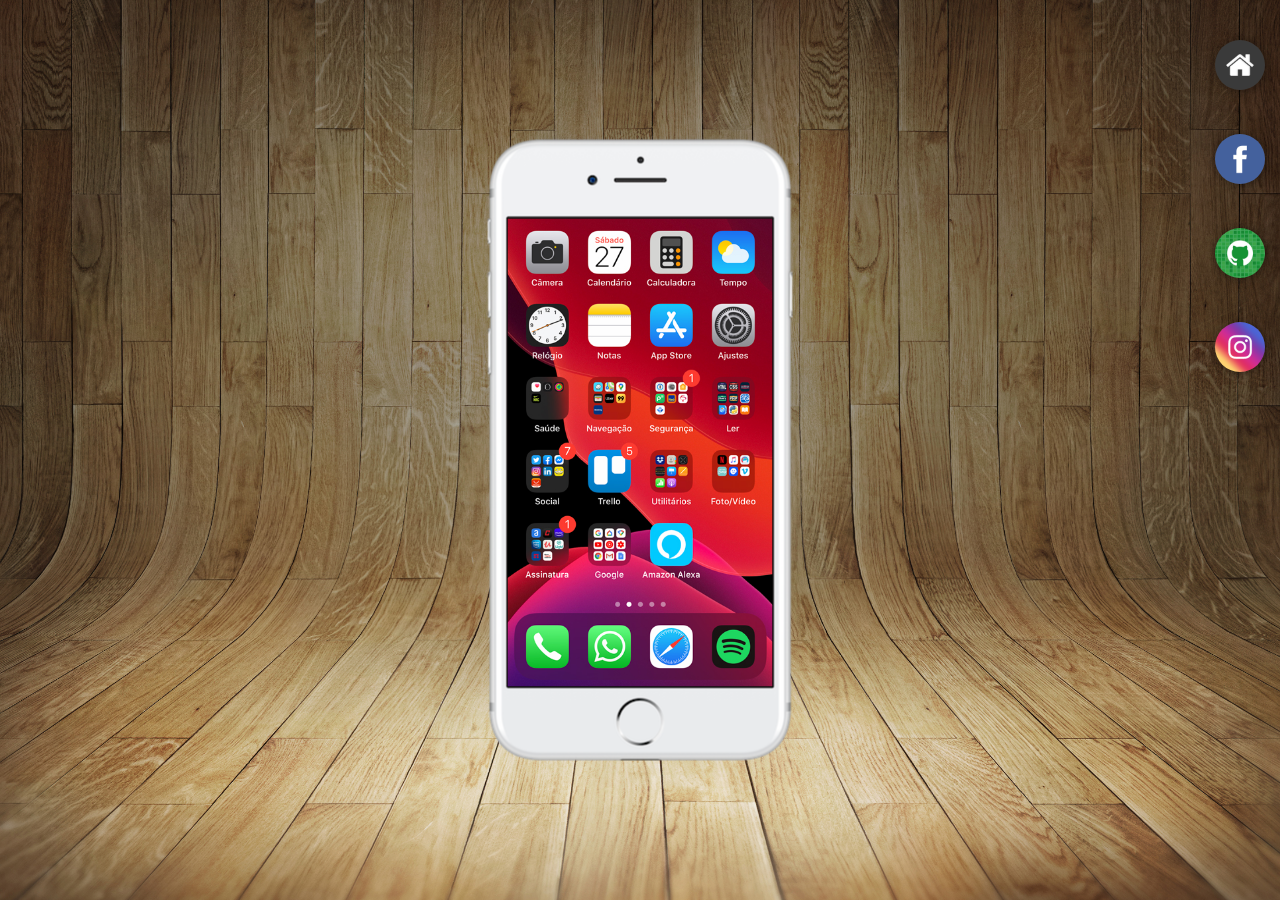
<file: index.html>
<!DOCTYPE html>
<html lang="pt-br">
<head>
    <meta charset="UTF-8">
    <meta http-equiv="X-UA-Compatible" content="IE=edge">
    <meta name="viewport" content="width=device-width, initial-scale=1.0">
    <link rel="shortcut icon" href="./img/favicon.ico" type="image/x-icon">
    <link rel="stylesheet" href="./style/style.css">
    <title>ProjetoSocial</title>
</head>
<body>
    <header>
            <ul>
                <li><a href="./paginas/home.html" target="home"> <img src="./img/logo-home.jpg" alt=""></a></li>
                <li><a href="./paginas/facebook.html" target="home"> <img src="./img/logo-facebook.jpg" alt=""></a></li>
                <li><a href="./paginas/github.html" target="home"> <img src="./img/logo-github.jpg" alt=""></a></li>
                <li><a href="./paginas/instagram.html" target="home"> <img src="./img/logo-instagram.jpg" alt=""></a></li>
            </ul>
    </header>
    <main>
        <section>
            <iframe src="./paginas/home.html" frameborder="0" name="home" id="home">
                seu navegador não é compativel.
            </iframe>
        </section>
    </main>
</body>
</html>
</file>
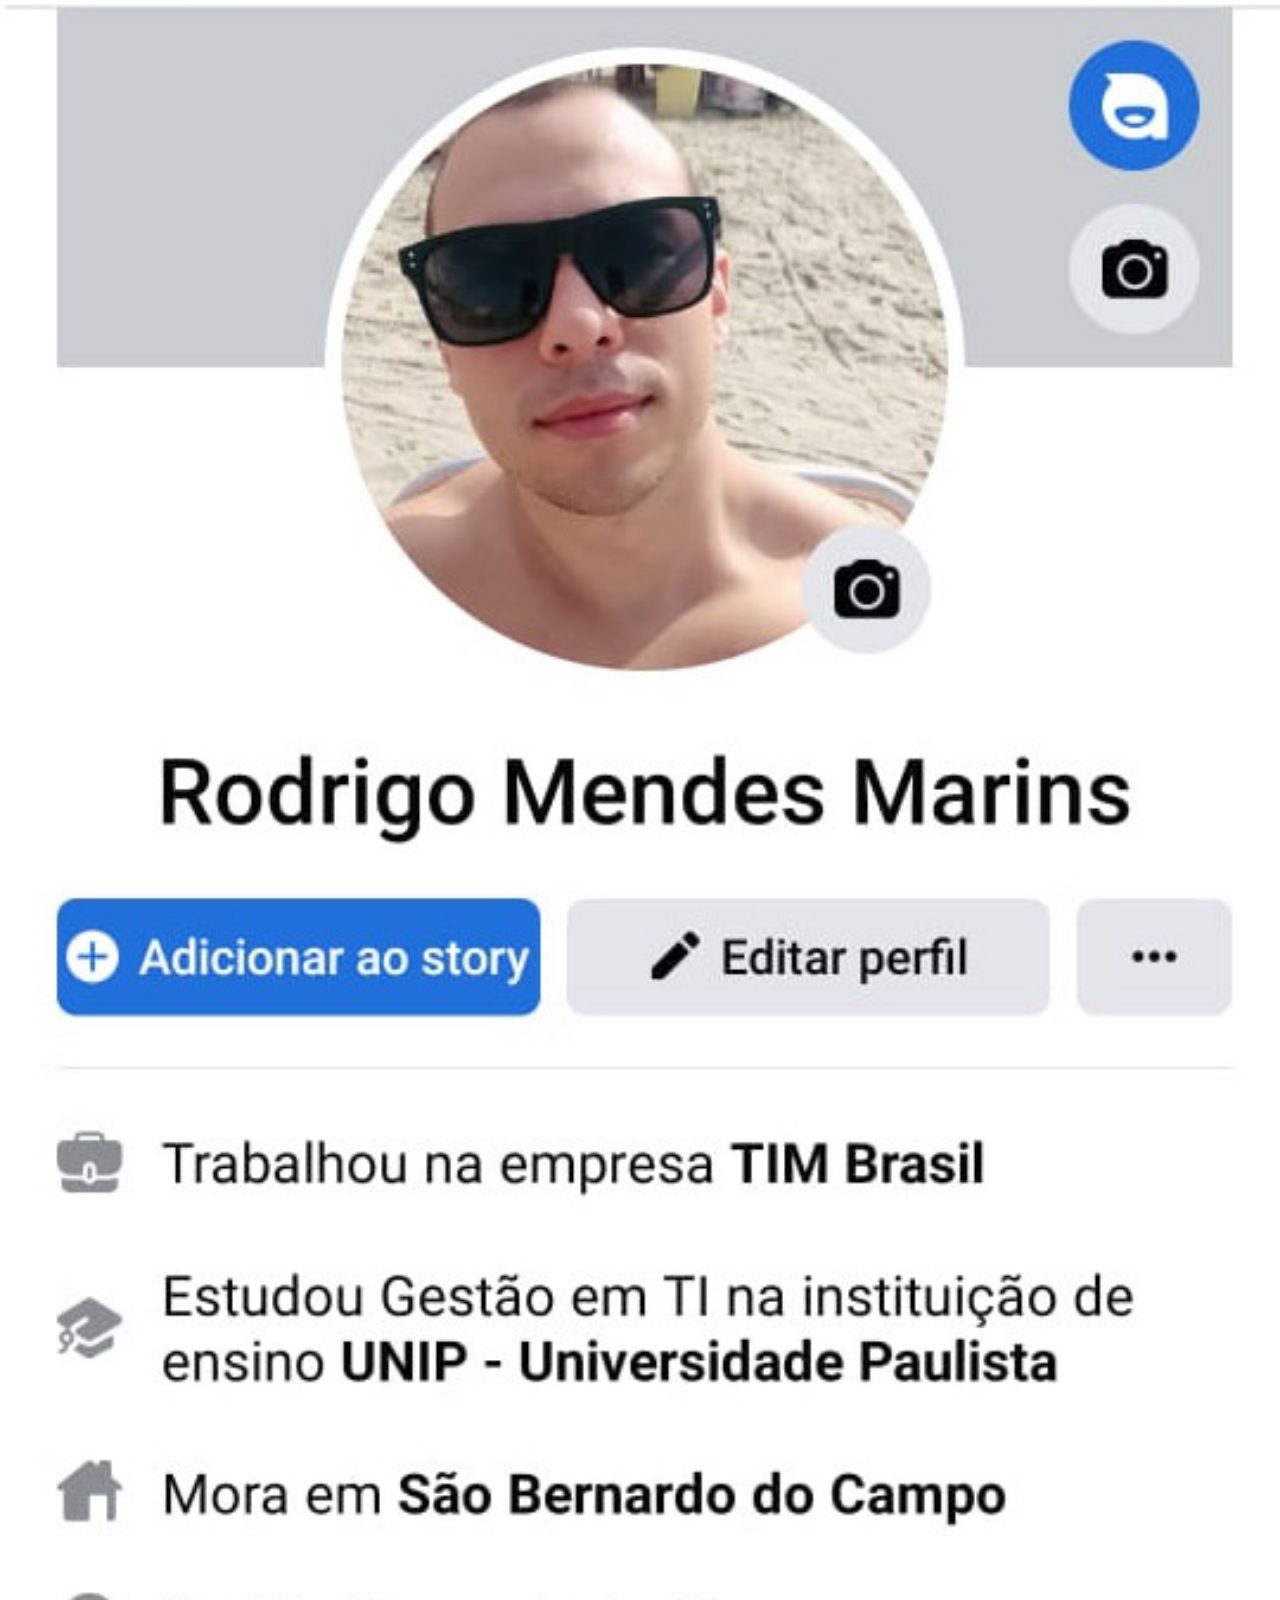
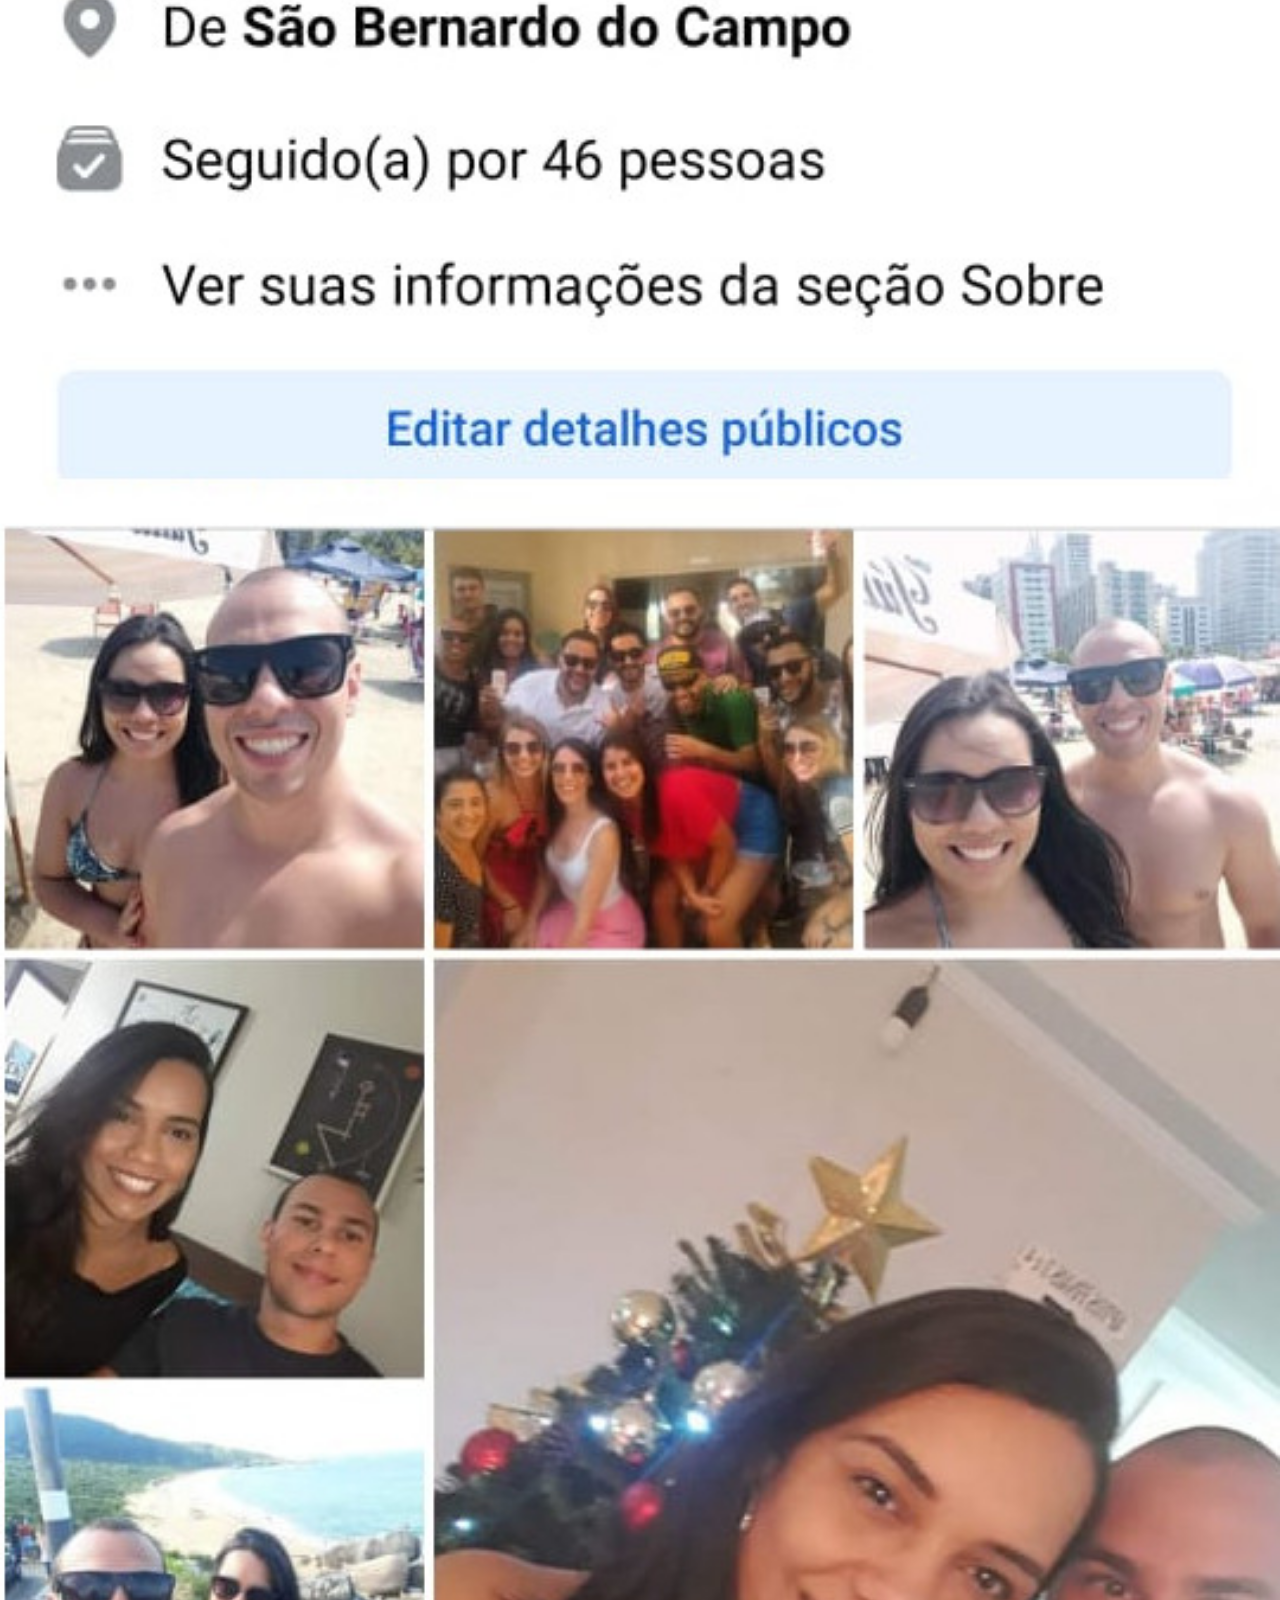
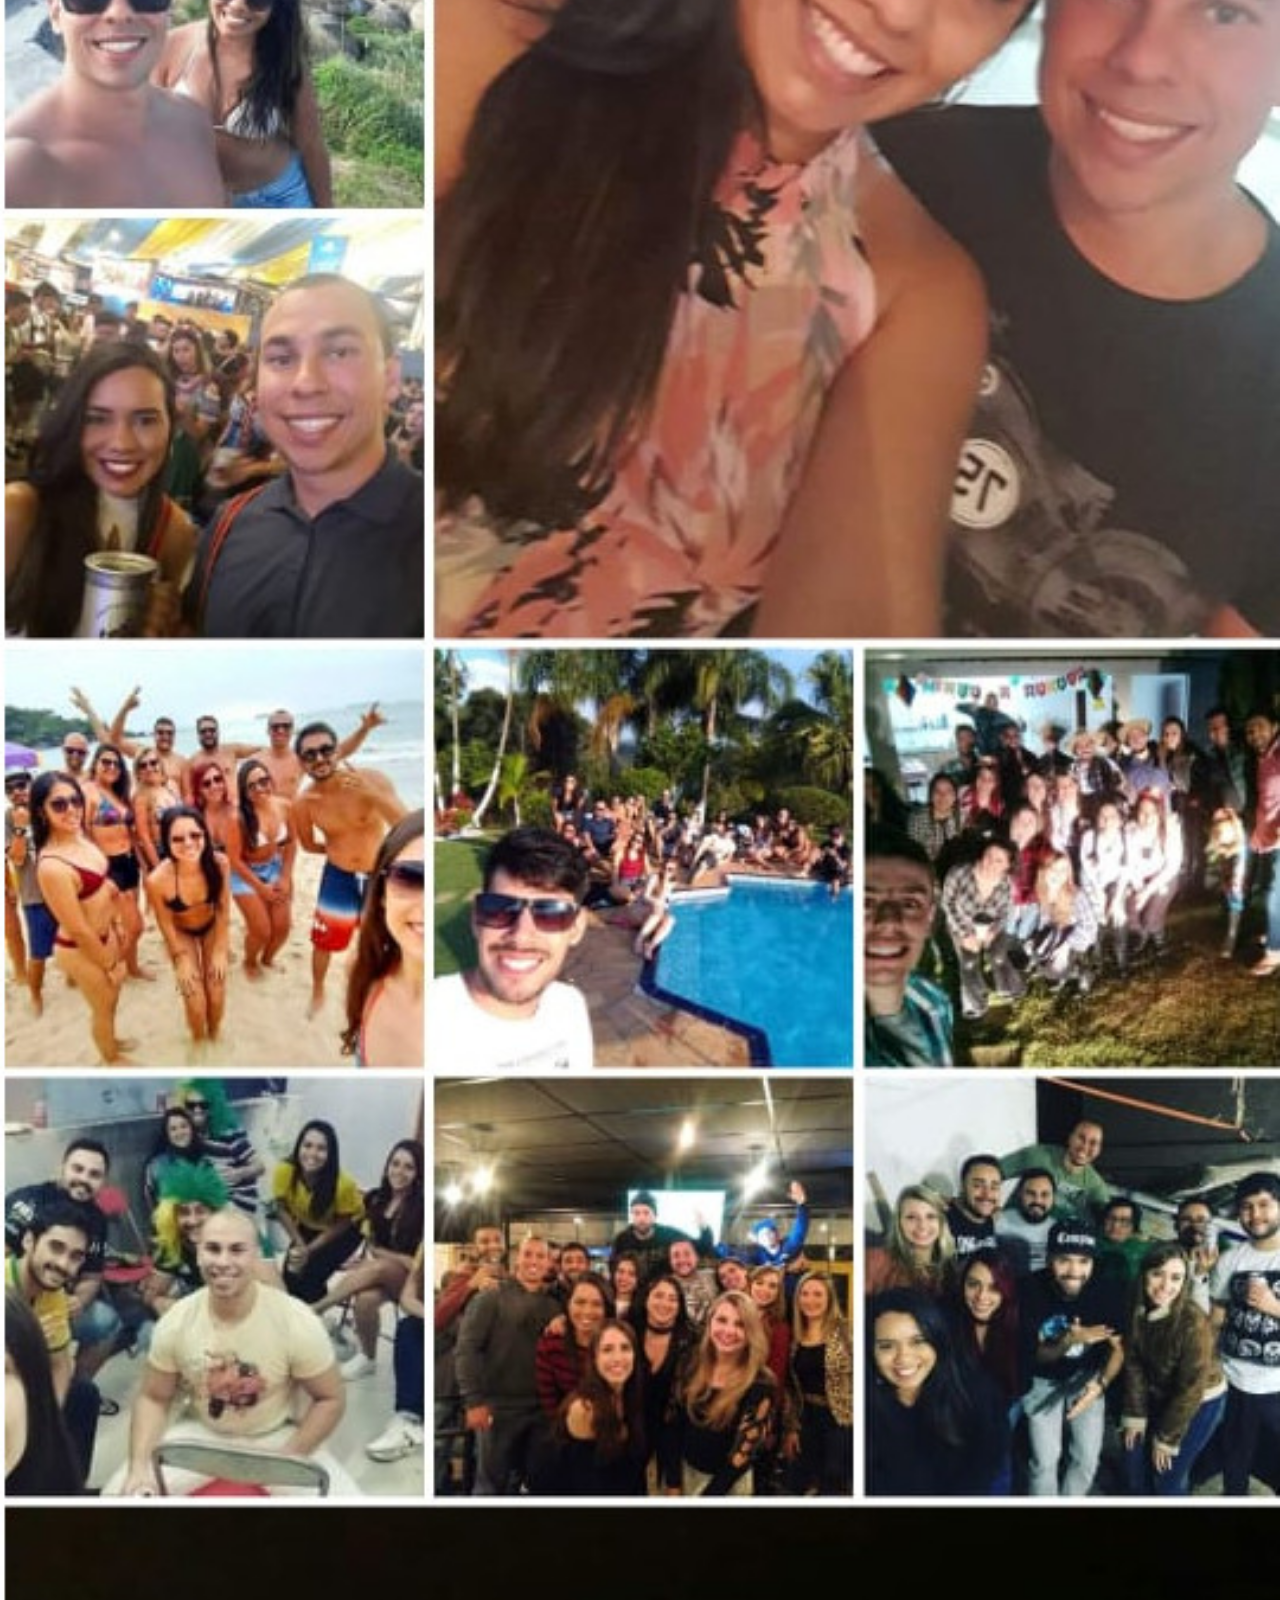
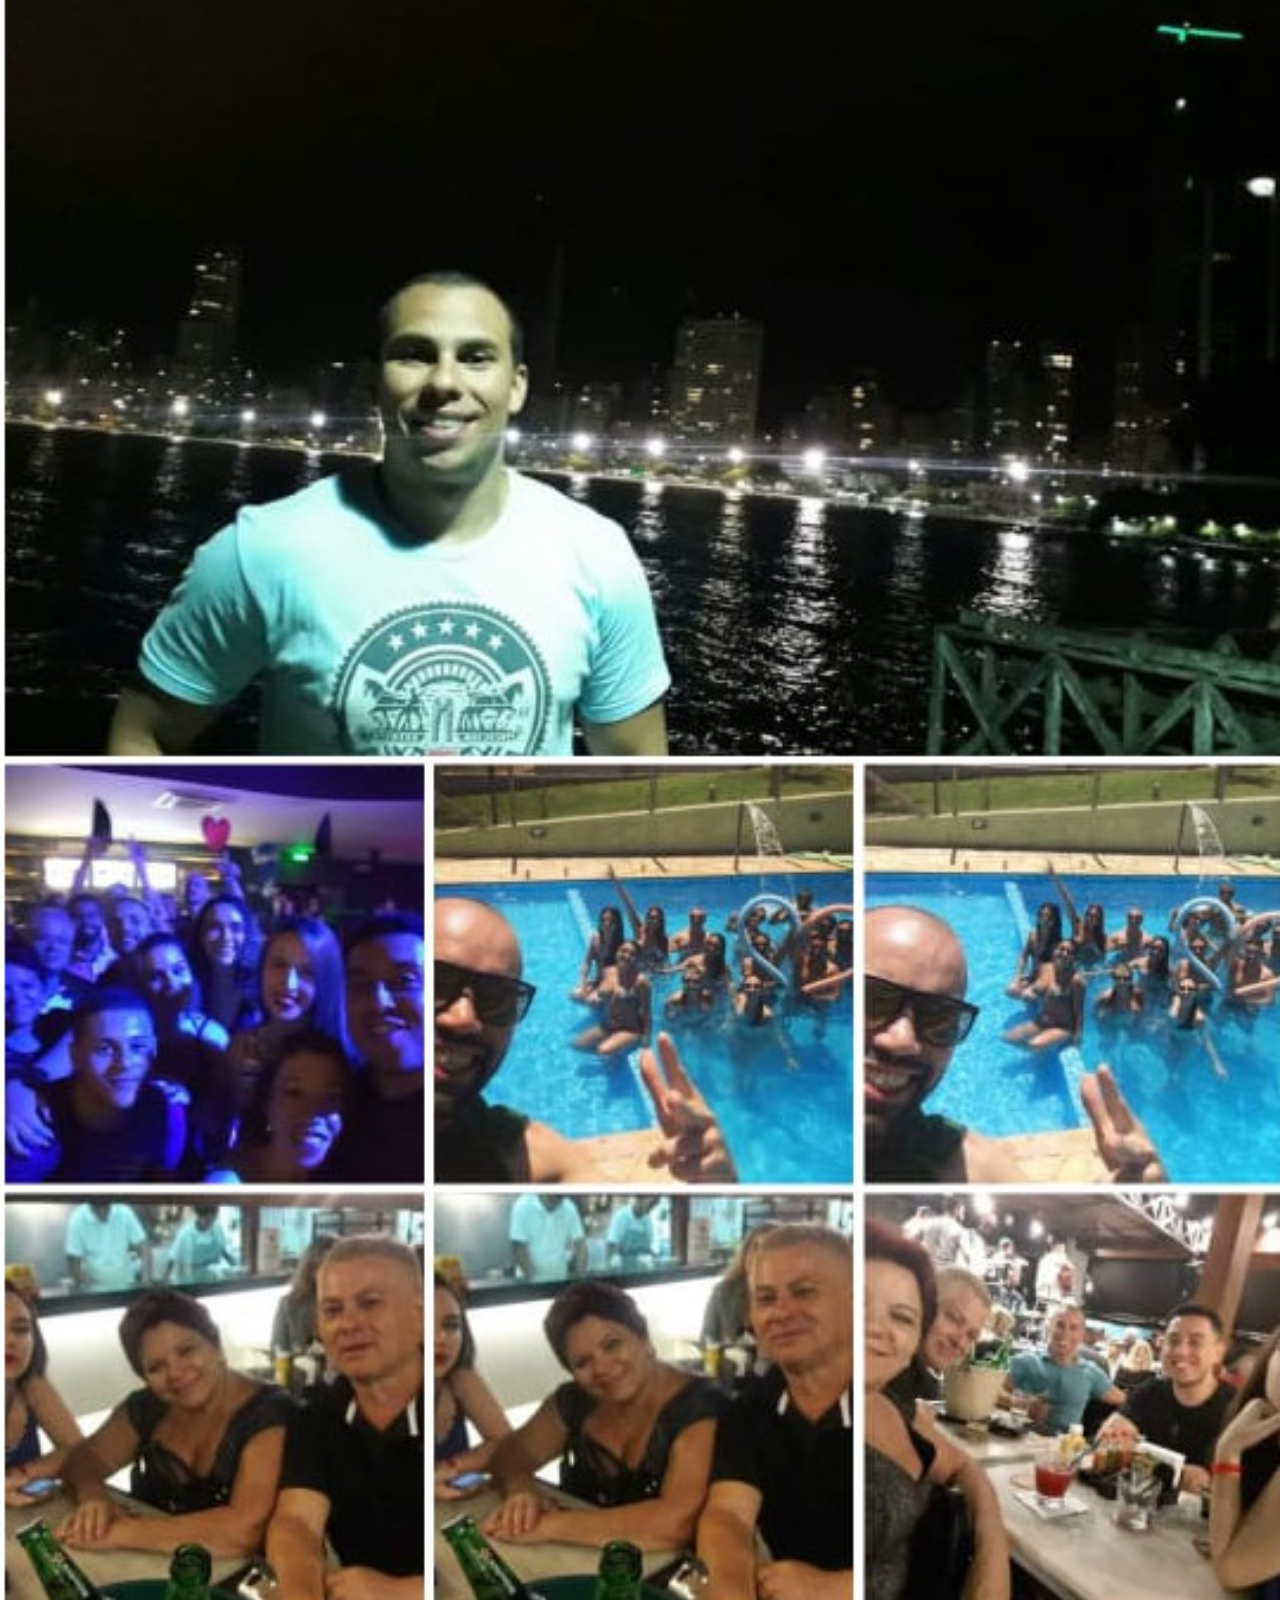
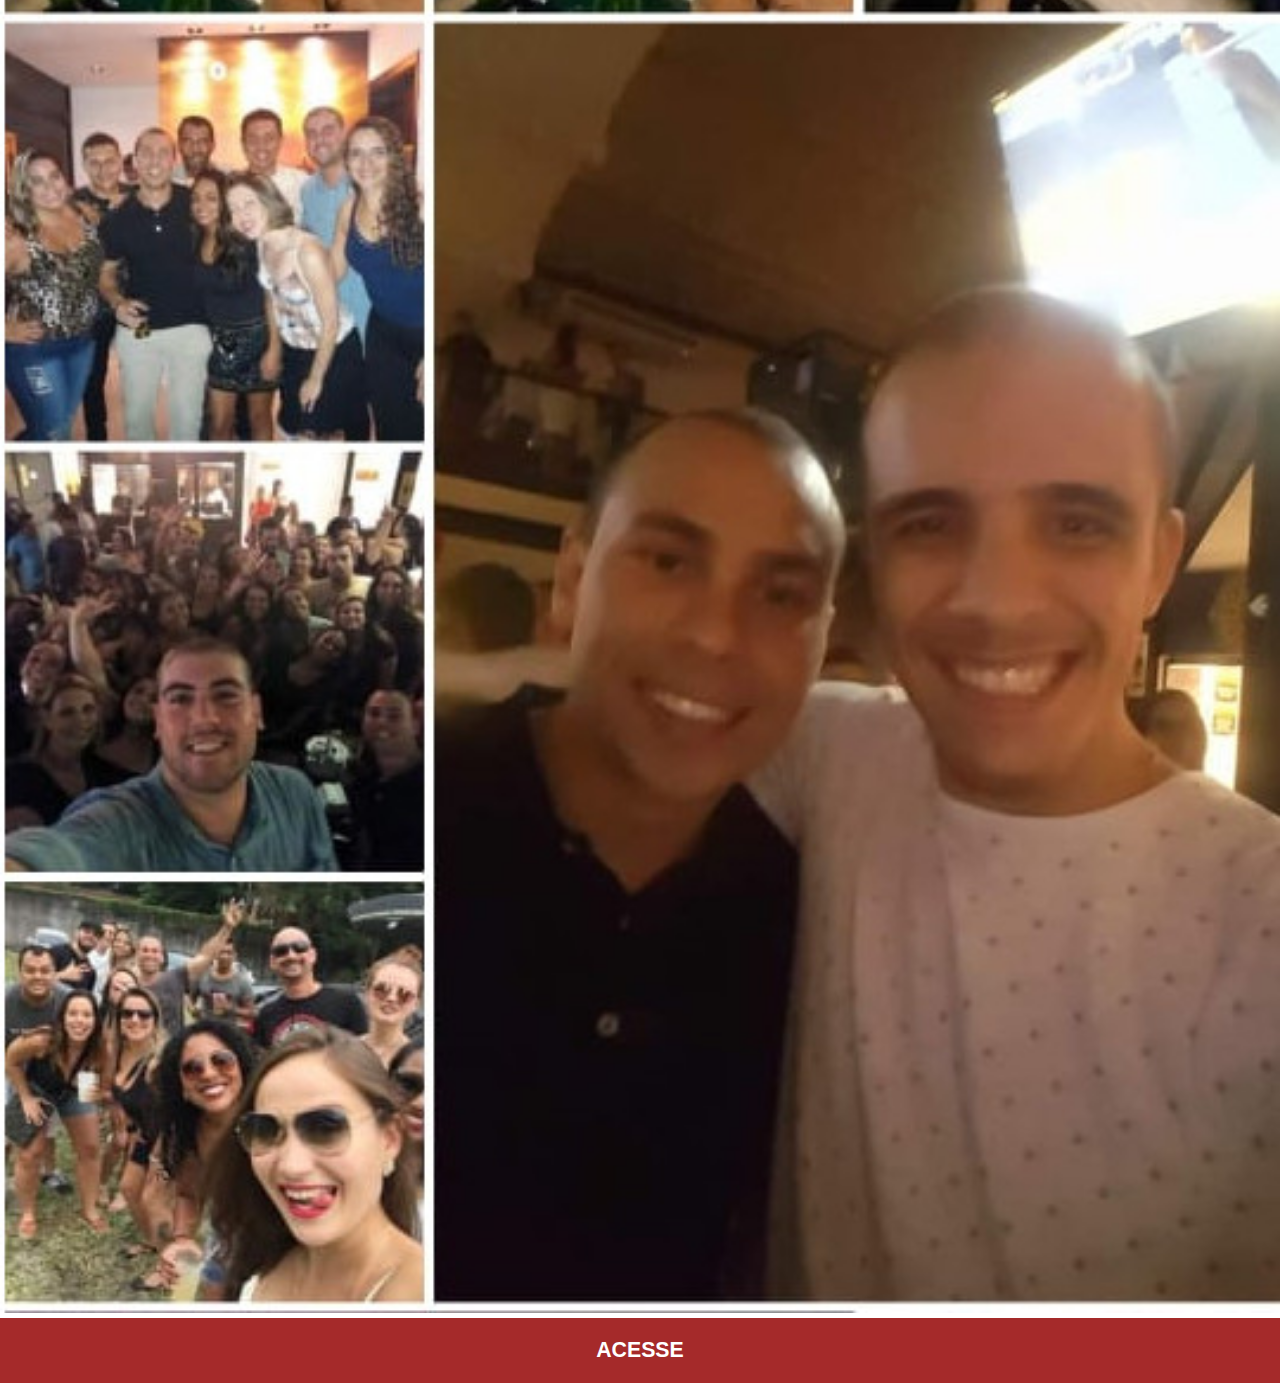
<file: paginas/facebook.html>
<!DOCTYPE html>
<html lang="pt-br">
<head>
    <meta charset="UTF-8">
    <meta http-equiv="X-UA-Compatible" content="IE=edge">
    <meta name="viewport" content="width=device-width, initial-scale=1.0">
    <title>Youtube</title>
    <link rel="stylesheet" href="../style/styleframe.css">
</head>
<body>
    <img src="../img/imgFacebook.jpeg" alt="">
    <a href="https://www.facebook.com/rodrigo.m.marins.1/" target="_blank">ACESSE</a>
</body>
</html>
</file>
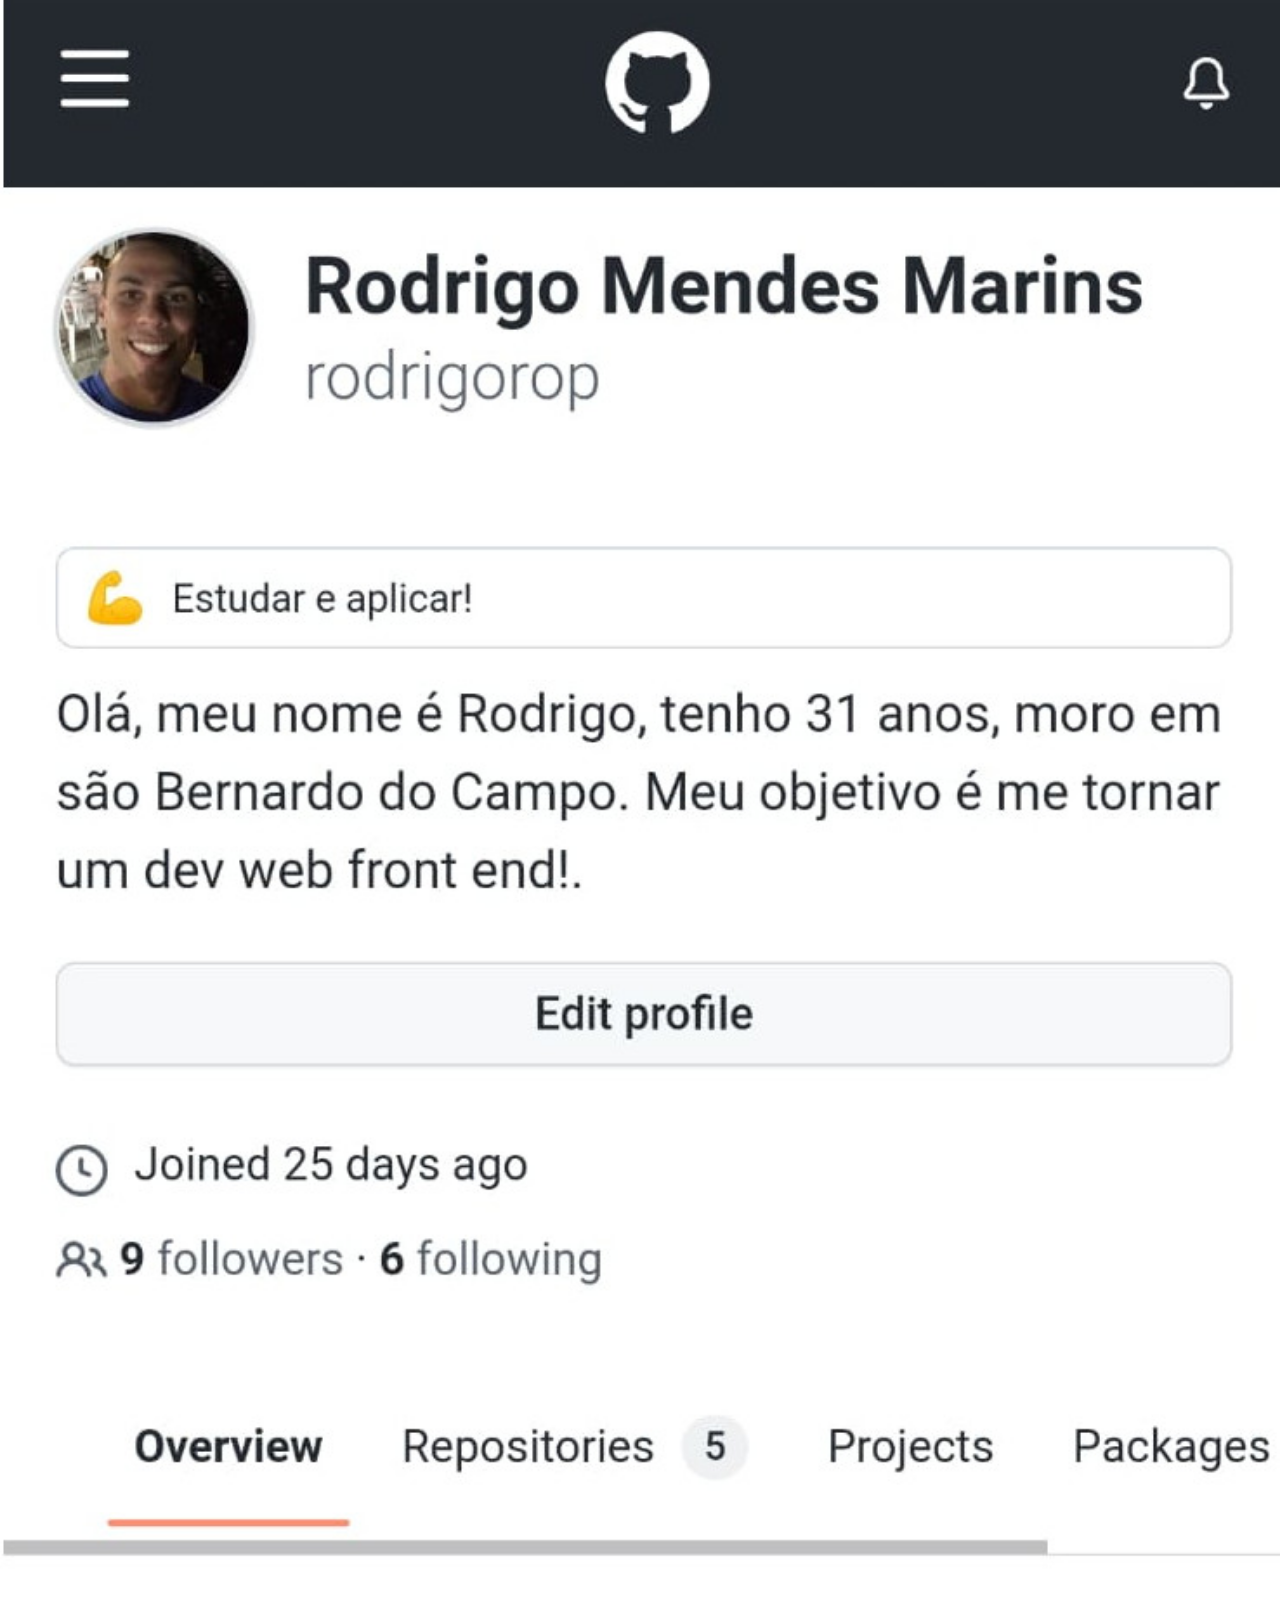
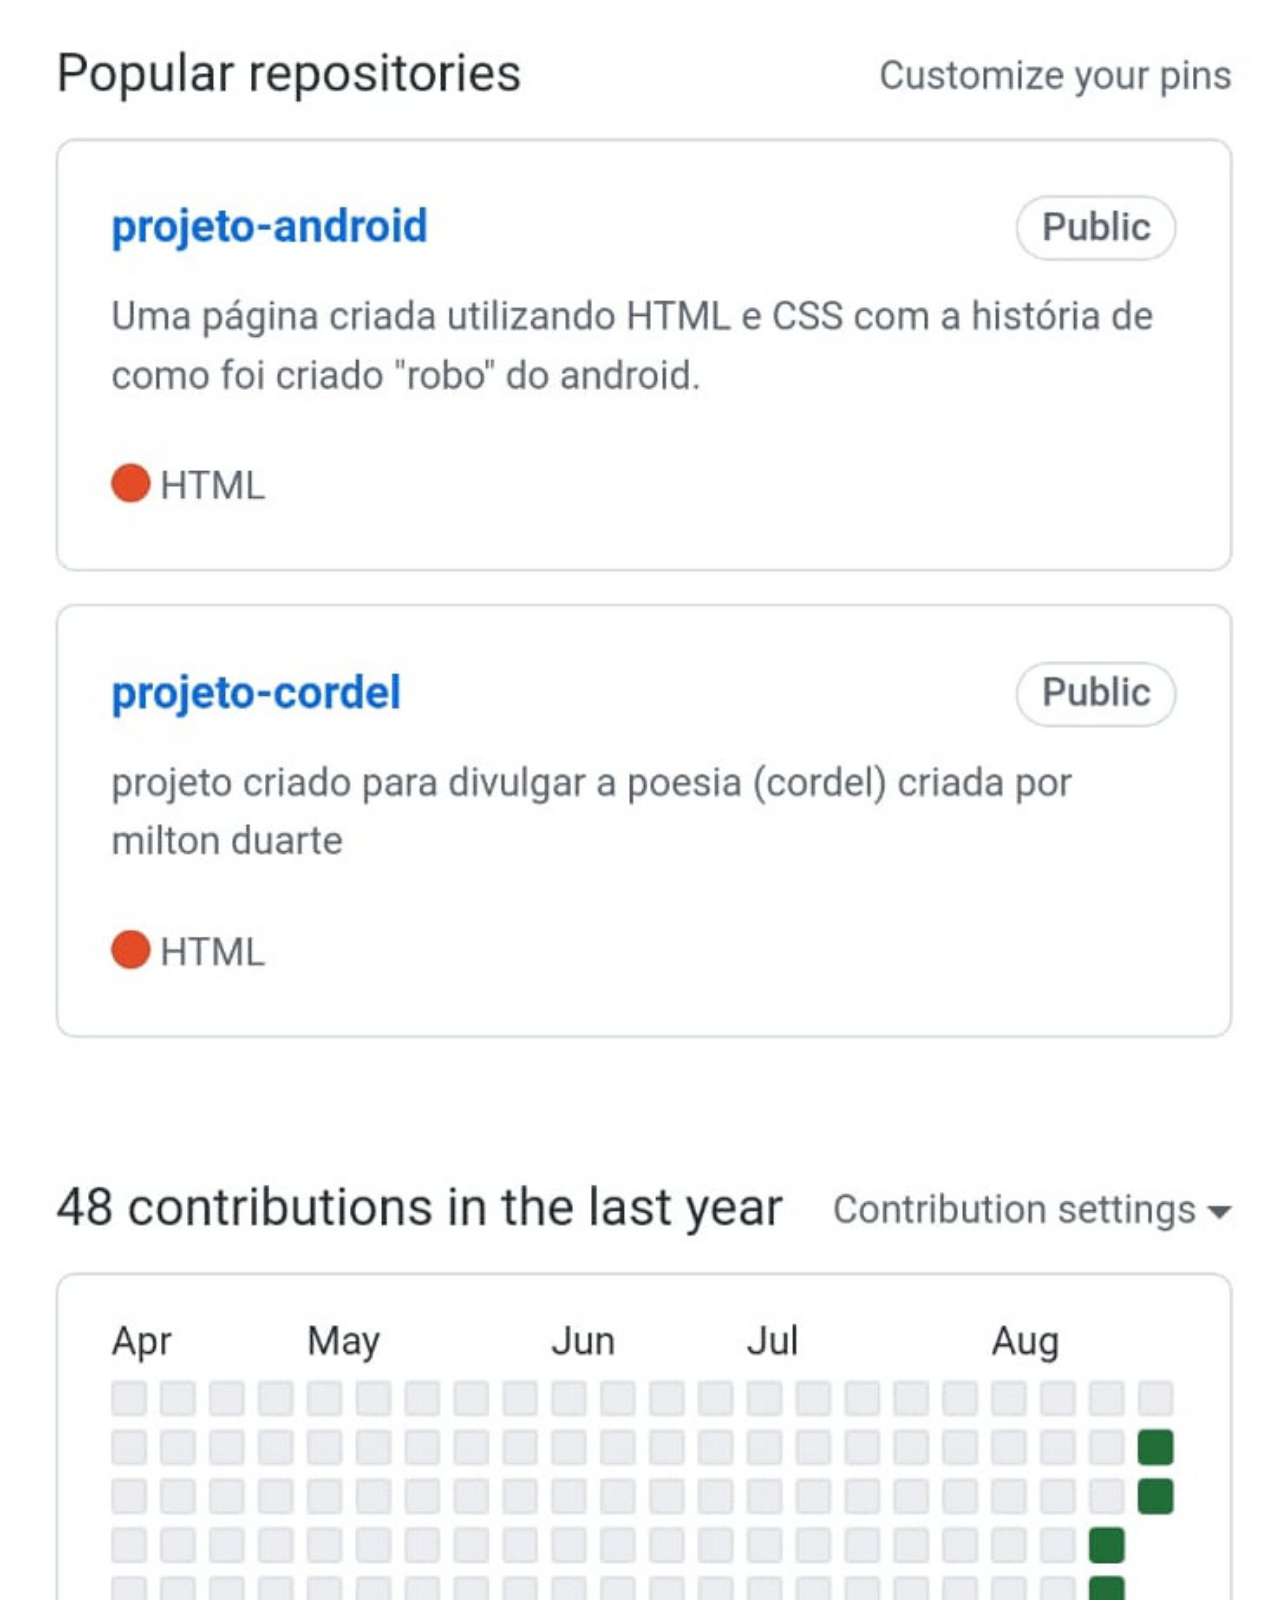
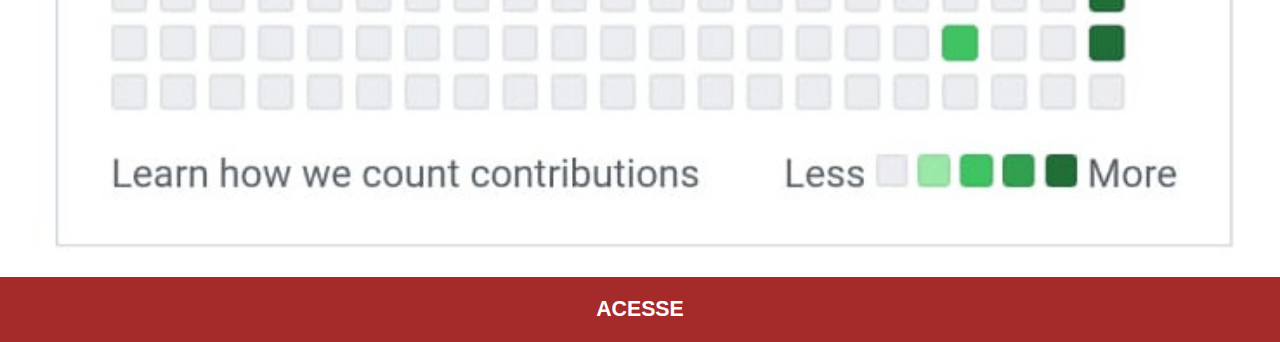
<file: paginas/github.html>
<!DOCTYPE html>
<html lang="pt-br">
<head>
    <meta charset="UTF-8">
    <meta http-equiv="X-UA-Compatible" content="IE=edge">
    <meta name="viewport" content="width=device-width, initial-scale=1.0">
    <title>Youtube</title>
    <link rel="stylesheet" href="../style/styleframe.css">
</head>
<body>
    <img src="../img/imgGithub.jpeg" alt="">
    <a href="https://github.com/rodrigorop" target="_blank">ACESSE</a>
</body>
</html>
</file>
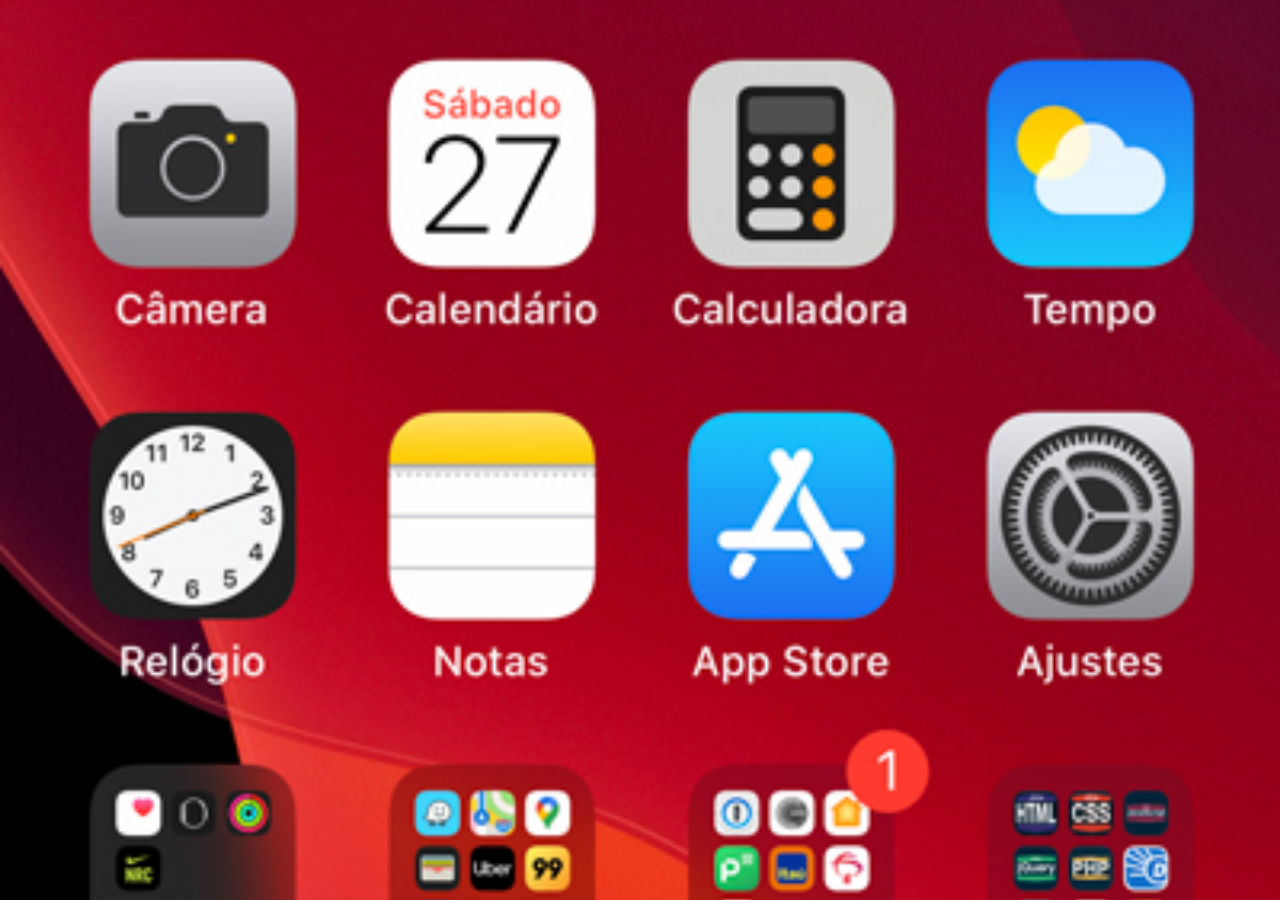
<file: paginas/home.html>
<!DOCTYPE html>
<html lang="pt-br">
<head>
    <meta charset="UTF-8">
    <meta http-equiv="X-UA-Compatible" content="IE=edge">
    <meta name="viewport" content="width=device-width, initial-scale=1.0">
    <title>Home</title>
    <style>
        *{
            margin: 0;
            padding: 0;
        }
        body{
           width: 100vw;
           height: 100vh;
           background-image: url(../img/tela-home.jpg);
           background-repeat: no-repeat;
           background-size: cover;
        }
    </style>
</head>
<body>
    
</body>
</html>
</file>
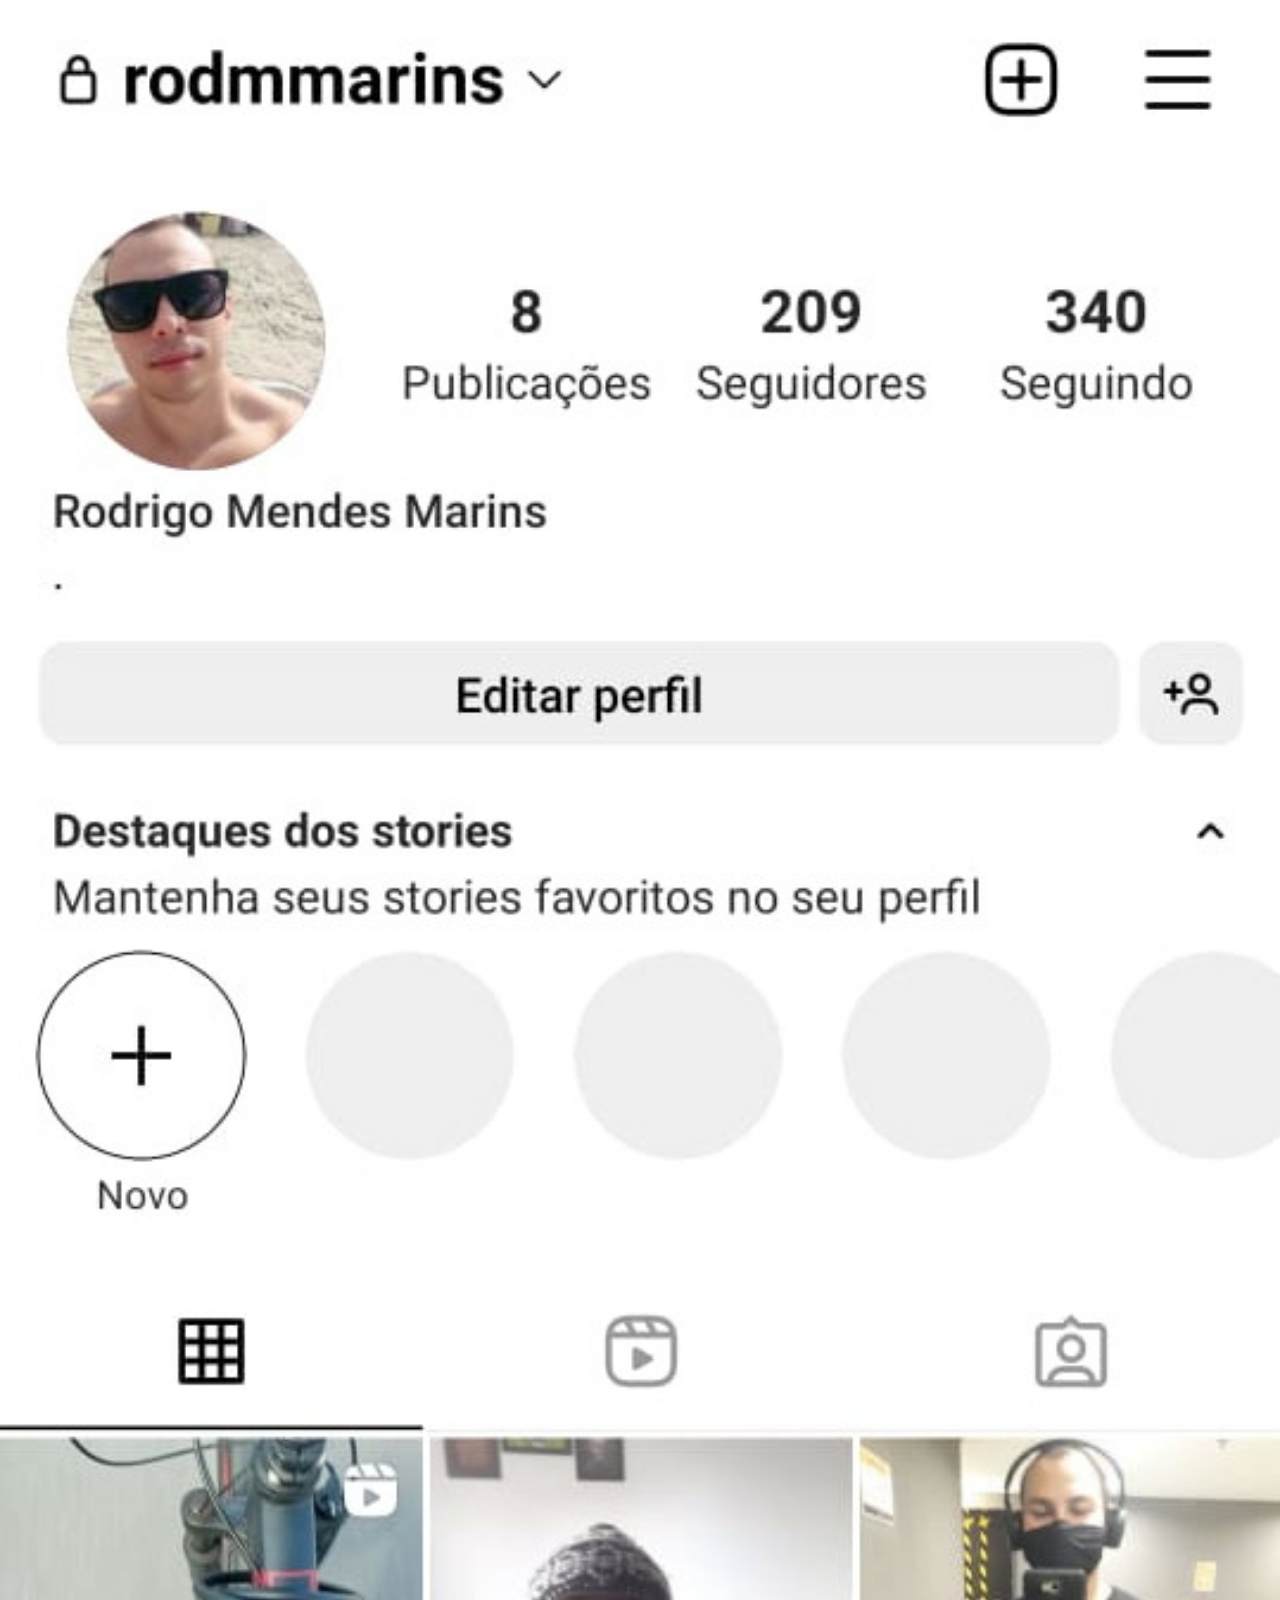
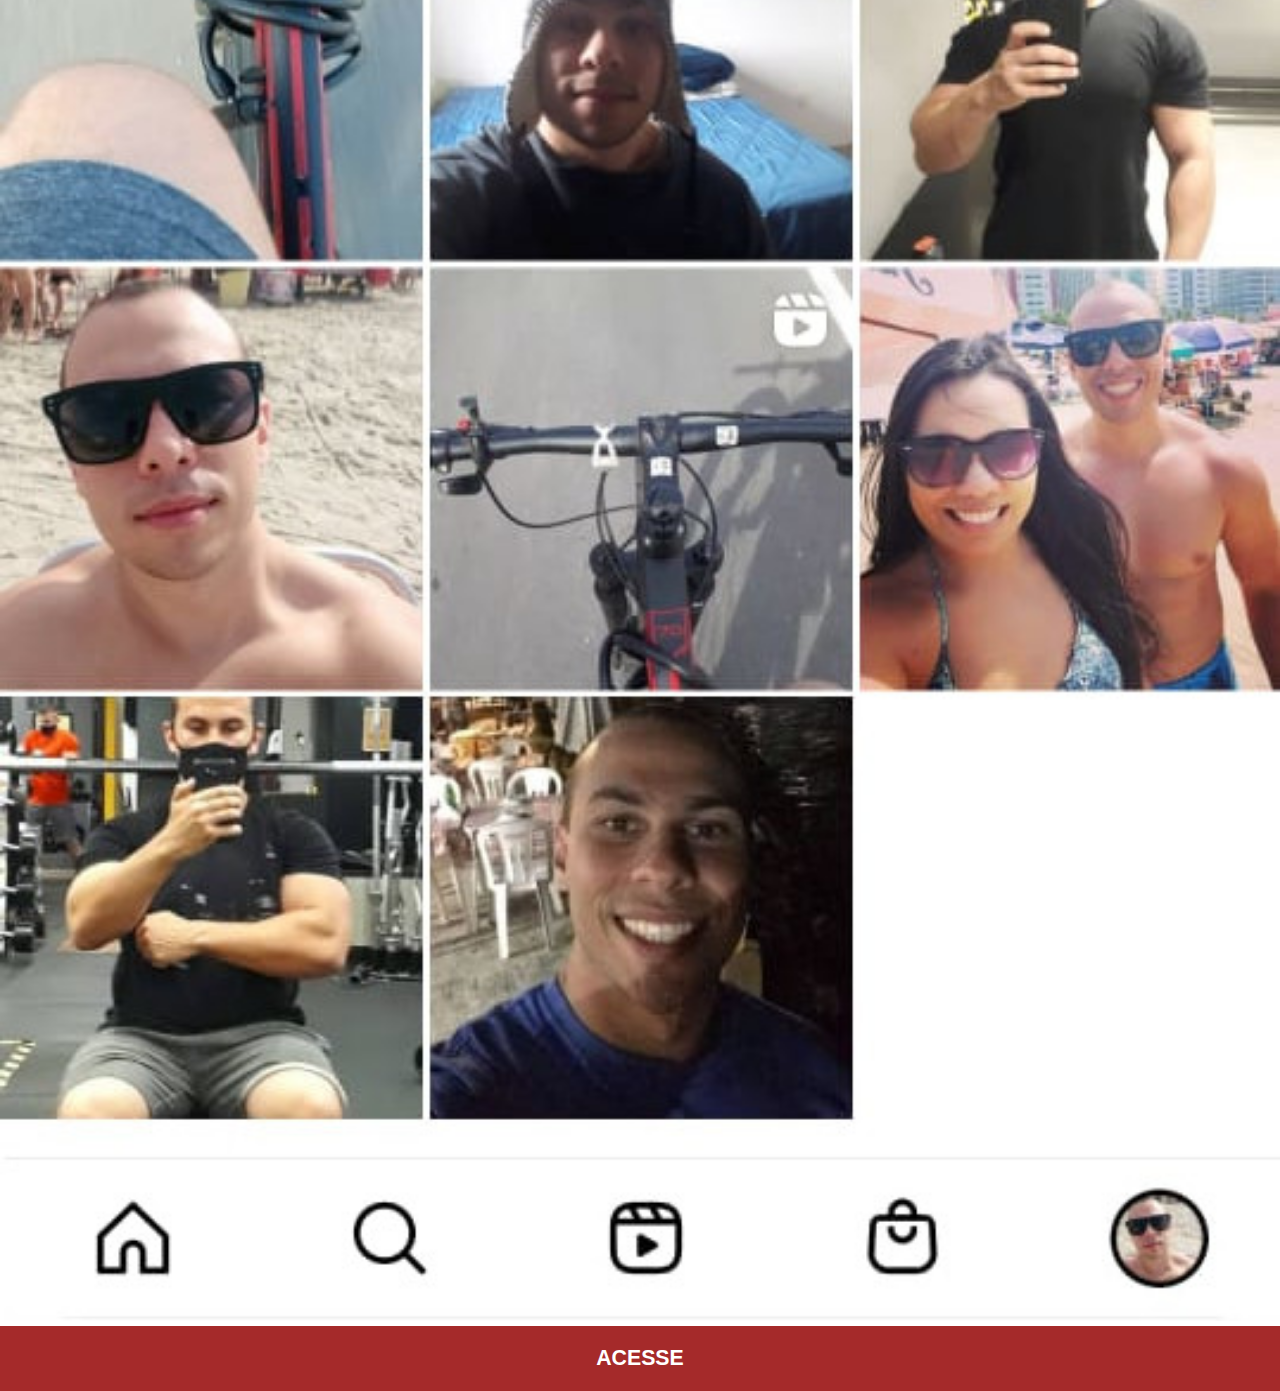
<file: paginas/instagram.html>
<!DOCTYPE html>
<html lang="pt-br">
<head>
    <meta charset="UTF-8">
    <meta http-equiv="X-UA-Compatible" content="IE=edge">
    <meta name="viewport" content="width=device-width, initial-scale=1.0">
    <title>Youtube</title>
    <link rel="stylesheet" href="../style/styleframe.css">
</head>
<body>
    <img src="../img/imgInstagram.jpeg" alt="">
    <a href="https://www.instagram.com/rodmmarins/" target="_blank">ACESSE</a>
</body>
</html>
</file>
<file: style/style.css>
@charset "UTF-8";

*{
    margin: 0;
    padding: 0;
}

body{
    background-image: url(../img/fundo-madeira.jpg);
    background-position: center center;
    background-color: black;
    background-repeat: no-repeat;
    background-size: cover;
    height: 100vh;
}
header ul{
    margin-top: 20px;
    float: right;
    list-style: none;
}

ul img{
    border-radius: 50%;
    box-shadow: 1px 1px 10px rgba(0, 0, 0, 0.418);
    width: 50px;
    margin: 20px 15px 20px 0px;
}

ul img:hover{
    transform: translate(-6px, -6px);
    transition: 0.4s;
}

main{

    background-image: url(../img/frame-iphone.png);
    background-repeat: no-repeat;
    background-position: center center;

    width: 311px;
    height: 627px;

    position: absolute;
    left: 50%;
    top: 50%;

    transform: translate(-50%, -50%);
}

iframe#home{

    height: 468px;
    width: 265px;
    background-color: black;
    position: absolute;
    top: 81.5px;
    left: 23px;
}
</file>
<file: style/styleframe.css>
@charset "UTF-8";

*{
    margin: 0;
    padding: 0;
    font-family: Arial, Helvetica, sans-serif;
    font-size: 1.1em;
}

::-webkit-scrollbar{
    display: none;
}

img{
    width: 100vw;
}

a{
    display: block;
    background-color: brown;
    padding: 20px;
    text-align: center;
    text-decoration: none;
    font-weight: bolder;
    color: white;
}

a:hover{
    background-color: red;
}
</file>
